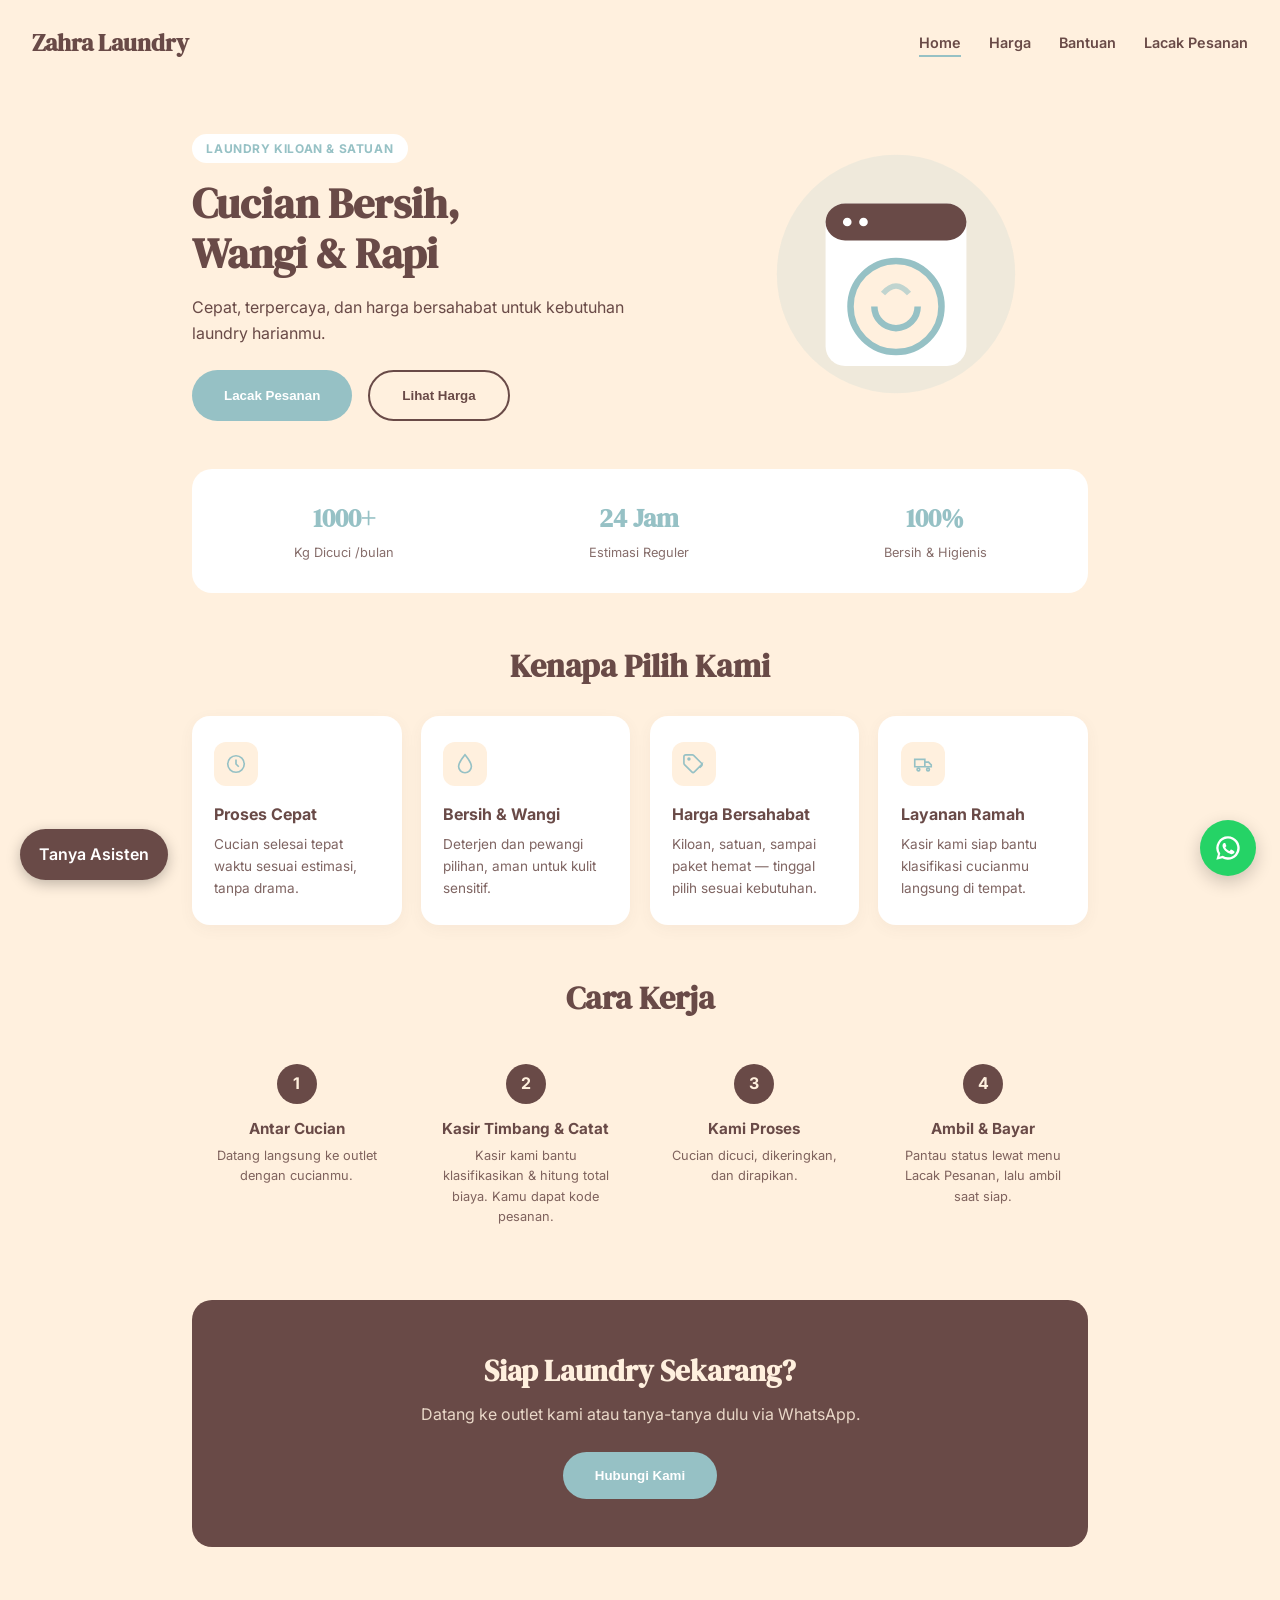
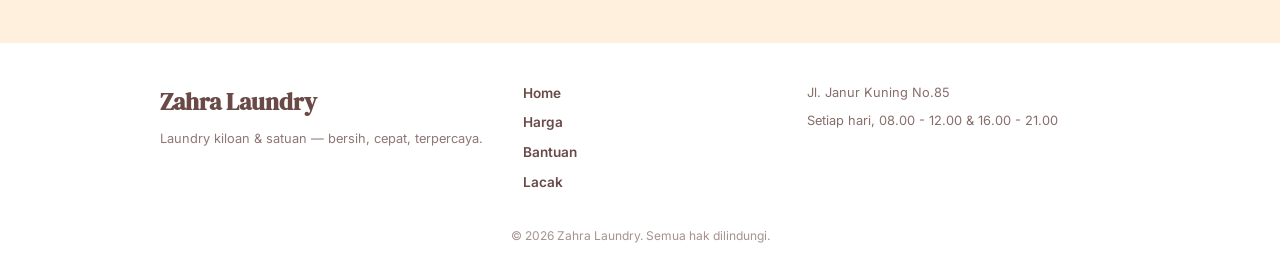
<file: index.html>
<!DOCTYPE html>
<html lang="id">
<head>
<meta charset="UTF-8">
<meta name="viewport" content="width=device-width, initial-scale=1.0">
<title>Zahra Laundry | Laundry Kiloan &amp; Satuan</title>
<link rel="stylesheet" href="style.css">
<link href="https://fonts.googleapis.com/css2?family=Inter:wght@300;400;600&family=DM+Serif+Display&display=swap" rel="stylesheet">
</head>
<body>

<nav>
    <div class="logo">Zahra Laundry</div>
    <button class="nav-toggle" onclick="toggleNav()" aria-label="Menu">
        <svg viewBox="0 0 24 24" fill="none" stroke="currentColor" stroke-width="2"><path d="M3 6h18M3 12h18M3 18h18"/></svg>
    </button>
    <div class="nav-links" id="navLinks">
        <a href="#" data-page="home" onclick="showPage('home')">Home</a>
        <a href="#" data-page="prices" onclick="showPage('prices')">Harga</a>
        <a href="#" data-page="bantuan" onclick="showPage('bantuan')">Bantuan</a>
        <a href="#" data-page="lacak" onclick="showPage('lacak')">Lacak Pesanan</a>
    </div>
</nav>

<main>

    <section id="home" class="page active">
        <div class="hero hero-split">
            <div class="hero-text">
                <span class="eyebrow">Laundry Kiloan &amp; Satuan</span>
                <h1>Cucian Bersih,<br>Wangi &amp; Rapi</h1>
                <p>Cepat, terpercaya, dan harga bersahabat untuk kebutuhan laundry harianmu.</p>
                <div class="hero-actions">
                    <button class="btn-primary" onclick="showPage('lacak')">Lacak Pesanan</button>
                    <button class="btn-outline" onclick="showPage('prices')">Lihat Harga</button>
                </div>
            </div>
            <div class="hero-art">
                <svg viewBox="0 0 240 240" xmlns="http://www.w3.org/2000/svg" aria-hidden="true">
                    <circle cx="120" cy="120" r="110" fill="var(--accent-color)" opacity="0.15"/>
                    <rect x="55" y="55" width="130" height="150" rx="18" fill="var(--white)"/>
                    <rect x="55" y="55" width="130" height="34" rx="18" fill="var(--text-main)"/>
                    <circle cx="75" cy="72" r="4" fill="var(--white)"/>
                    <circle cx="90" cy="72" r="4" fill="var(--white)"/>
                    <circle cx="120" cy="150" r="42" fill="var(--bg-color)" stroke="var(--accent-color)" stroke-width="6"/>
                    <path d="M100 150 a20 20 0 0 0 40 0" stroke="var(--accent-color)" stroke-width="6" fill="none"/>
                    <path d="M108 138 q12 -14 24 0" stroke="var(--accent-color)" stroke-width="5" fill="none" opacity="0.6"/>
                </svg>
            </div>
        </div>

        <div class="stats-bar">
            <div class="stat-item"><strong>1000+</strong><span>Kg Dicuci /bulan</span></div>
            <div class="stat-item"><strong>24 Jam</strong><span>Estimasi Reguler</span></div>
            <div class="stat-item"><strong>100%</strong><span>Bersih &amp; Higienis</span></div>
        </div>

        <h2 class="title center">Kenapa Pilih Kami</h2>
        <div class="features-grid">
            <div class="feature-card">
                <div class="feature-icon"><svg viewBox="0 0 24 24" fill="none" stroke="currentColor" stroke-width="1.8"><circle cx="12" cy="12" r="9"/><path d="M12 7v5l3 3"/></svg></div>
                <h3>Proses Cepat</h3><p>Cucian selesai tepat waktu sesuai estimasi, tanpa drama.</p>
            </div>
            <div class="feature-card">
                <div class="feature-icon"><svg viewBox="0 0 24 24" fill="none" stroke="currentColor" stroke-width="1.8"><path d="M12 2c4 5 7 8.5 7 12.5A7 7 0 1 1 5 14.5C5 10.5 8 7 12 2z"/></svg></div>
                <h3>Bersih &amp; Wangi</h3><p>Deterjen dan pewangi pilihan, aman untuk kulit sensitif.</p>
            </div>
            <div class="feature-card">
                <div class="feature-icon"><svg viewBox="0 0 24 24" fill="none" stroke="currentColor" stroke-width="1.8"><path d="M20.6 12.4 12.4 20.6a2 2 0 0 1-2.8 0l-8-8A2 2 0 0 1 1 11.2V4a2 2 0 0 1 2-2h7.2a2 2 0 0 1 1.4.6l8.6 8.6a2 2 0 0 1 0 2.8Z"/><circle cx="6.5" cy="6.5" r="1"/></svg></div>
                <h3>Harga Bersahabat</h3><p>Kiloan, satuan, sampai paket hemat — tinggal pilih sesuai kebutuhan.</p>
            </div>
            <div class="feature-card">
                <div class="feature-icon"><svg viewBox="0 0 24 24" fill="none" stroke="currentColor" stroke-width="1.8"><path d="M3 7h11v8H3zM14 10h4l3 3v2h-7z"/><circle cx="7" cy="18" r="1.5"/><circle cx="17.5" cy="18" r="1.5"/></svg></div>
                <h3>Layanan Ramah</h3><p>Kasir kami siap bantu klasifikasi cucianmu langsung di tempat.</p>
            </div>
        </div>

        <h2 class="title center">Cara Kerja</h2>
        <div class="steps-grid">
            <div class="step-card"><div class="step-number">1</div><h3>Antar Cucian</h3><p>Datang langsung ke outlet dengan cucianmu.</p></div>
            <div class="step-card"><div class="step-number">2</div><h3>Kasir Timbang &amp; Catat</h3><p>Kasir kami bantu klasifikasikan &amp; hitung total biaya. Kamu dapat kode pesanan.</p></div>
            <div class="step-card"><div class="step-number">3</div><h3>Kami Proses</h3><p>Cucian dicuci, dikeringkan, dan dirapikan.</p></div>
            <div class="step-card"><div class="step-number">4</div><h3>Ambil &amp; Bayar</h3><p>Pantau status lewat menu Lacak Pesanan, lalu ambil saat siap.</p></div>
        </div>

        <div class="cta-banner">
            <h2>Siap Laundry Sekarang?</h2>
            <p>Datang ke outlet kami atau tanya-tanya dulu via WhatsApp.</p>
            <button class="btn-primary" onclick="showPage('bantuan')">Hubungi Kami</button>
        </div>
    </section>

    <section id="prices" class="page">
        <h2 class="title center">Daftar Harga</h2>
        <p class="page-lead">Pilih kategori sesuai jenis cucianmu.</p>
        <div class="price-tabs">
            <button class="tab-btn active" onclick="showHargaTab('kiloan')">Kiloan</button>
            <button class="tab-btn" onclick="showHargaTab('satuan')">Satuan</button>
            <button class="tab-btn" onclick="showHargaTab('paket')">Paket Hemat</button>
        </div>
        <div id="hargaKiloan" class="harga-tab active">
            <div class="price-grid" id="priceGridKiloan"></div>
            <p class="price-note">Estimasi selesai reguler: 1x24 jam.</p>
        </div>
        <div id="hargaSatuan" class="harga-tab"><div class="price-grid" id="priceGridSatuan"></div></div>
        <div id="hargaPaket" class="harga-tab">
            <div class="price-grid" id="priceGridPaket"></div>
            <p class="price-note">Cocok untuk kos-kosan, keluarga, atau kebutuhan rutin bulanan.</p>
        </div>

        <div class="form-container calc-card">
            <h3 class="subtitle" style="margin-top:0">Kalkulator Estimasi Biaya</h3>
            <p class="page-lead" style="text-align:left; margin-bottom:1rem">Pilih layanan dan jumlahnya untuk melihat perkiraan biaya. Harga final dihitung kasir saat cucian ditimbang.</p>
            <div id="calcRows"></div>
            <button type="button" class="btn-secondary" onclick="tambahBarisKalkulator()">+ Tambah Layanan</button>
            <div class="total-box"><p>Estimasi Total: <span id="calcTotal">Rp 0</span></p></div>
            <button type="button" class="btn-submit" onclick="pesanDariKalkulator()">Tanya / Pesan via WhatsApp</button>
        </div>
    </section>

    <section id="bantuan" class="page">
        <h2 class="title center">Bantuan &amp; Kontak</h2>
        <p class="page-lead">Ada pertanyaan atau masukan? Kami siap bantu.</p>
        <div class="bantuan-grid">
            <div class="form-container contact-card">
                <div class="contact-row">
                    <svg viewBox="0 0 24 24" fill="none" stroke="currentColor" stroke-width="1.8"><path d="M21 10c0 6-9 12-9 12S3 16 3 10a9 9 0 0 1 18 0Z"/><circle cx="12" cy="10" r="3"/></svg>
                    <span id="infoAlamat">Alamat toko</span>
                </div>
                <div class="contact-row">
                    <svg viewBox="0 0 24 24" fill="none" stroke="currentColor" stroke-width="1.8"><circle cx="12" cy="12" r="9"/><path d="M12 7v5l3 3"/></svg>
                    <span id="infoJam">Jam operasional</span>
                </div>
                <div class="contact-row">
                    <svg viewBox="0 0 24 24" fill="none" stroke="currentColor" stroke-width="1.8"><path d="M3 5.5A2.5 2.5 0 0 1 5.5 3h2A1.5 1.5 0 0 1 9 4.3l.6 3a1.5 1.5 0 0 1-.5 1.5l-1.4 1.2a13 13 0 0 0 6 6l1.2-1.4a1.5 1.5 0 0 1 1.5-.5l3 .6A1.5 1.5 0 0 1 21 16.5v2A2.5 2.5 0 0 1 18.5 21 16.5 16.5 0 0 1 3 5.5Z"/></svg>
                    <span id="infoWA">Nomor WhatsApp</span>
                </div>
                <button class="btn-primary" style="width:100%; margin-top:1rem;" onclick="chatAdmin()">Chat Admin via WhatsApp</button>
            </div>
            <div>
                <h3 class="subtitle">Apa Kata Pelanggan</h3>
                <div class="testimonial-grid" id="testimonialGrid"></div>
            </div>
        </div>

        <h3 class="subtitle center" style="margin-top:2.5rem">Pertanyaan yang Sering Diajukan</h3>
        <div class="faq" id="faqList"></div>

        <div class="form-container" style="margin-top:2rem">
            <h3 class="subtitle" style="margin-top:0">Kirim Pesan ke Admin</h3>
            <div class="input-group"><label>Nama</label><input type="text" id="pesanNama" placeholder="Nama kamu"></div>
            <div class="input-group"><label>Topik</label>
                <select id="pesanTopik">
                    <option>Tanya harga</option><option>Tanya status pesanan</option>
                    <option>Tanya layanan satuan (selimut/bed cover/sprei)</option><option>Lainnya</option>
                </select></div>
            <div class="input-group"><label>Pesan</label><input type="text" id="pesanIsi" placeholder="Tulis pertanyaanmu"></div>
            <button type="button" class="btn-submit" onclick="kirimPesanAdmin()">Kirim via WhatsApp</button>
        </div>
    </section>

    <section id="lacak" class="page">
        <h2 class="title center">Lacak Pesanan</h2>
        <p class="page-lead">Masukkan kode pesanan dari struk atau pesan WhatsApp kami.</p>
        <div class="form-container">
            <form id="formLacak" onsubmit="lacakPesanan(event)">
                <div class="input-group">
                    <label>Kode Pesanan</label>
                    <input type="text" id="kodeInput" placeholder="Contoh: ZL-7K3P9Q" autocomplete="off" required>
                </div>
                <button type="submit" class="btn-submit">Lacak Pesanan</button>
            </form>
            <div id="riwayatLacak" class="chip-row"></div>
            <div id="hasilLacak"></div>
        </div>
    </section>

</main>

<footer class="site-footer">
    <div class="footer-inner">
        <div class="footer-brand">
            <div class="logo">Zahra Laundry</div>
            <p>Laundry kiloan &amp; satuan — bersih, cepat, terpercaya.</p>
        </div>
        <div class="footer-links">
            <a href="#" onclick="showPage('home')">Home</a>
            <a href="#" onclick="showPage('prices')">Harga</a>
            <a href="#" onclick="showPage('bantuan')">Bantuan</a>
            <a href="#" onclick="showPage('lacak')">Lacak</a>
        </div>
        <div class="footer-contact">
            <span id="footerAlamat"></span>
            <span id="footerJam"></span>
        </div>
    </div>
    <p class="footer-copy">&copy; 2026 Zahra Laundry. Semua hak dilindungi.</p>
</footer>

<button class="fab-wa" onclick="chatAdmin()" title="Chat Admin">
    <svg viewBox="0 0 24 24" fill="currentColor"><path d="M12 2a10 10 0 0 0-8.6 15.1L2 22l5.1-1.3A10 10 0 1 0 12 2Zm0 18a8 8 0 0 1-4.1-1.1l-.3-.2-3 .8.8-2.9-.2-.3A8 8 0 1 1 12 20Zm4.4-5.9c-.2-.1-1.4-.7-1.6-.8-.2-.1-.4-.1-.5.1s-.6.8-.8 1c-.1.2-.3.2-.5.1a6.5 6.5 0 0 1-1.9-1.2 7.2 7.2 0 0 1-1.3-1.6c-.1-.2 0-.4.1-.5l.4-.4c.1-.1.2-.3.2-.4a.5.5 0 0 0 0-.5c-.1-.1-.5-1.3-.7-1.8-.2-.4-.4-.4-.5-.4h-.5a.9.9 0 0 0-.6.3 2.8 2.8 0 0 0-.9 2.1c0 1.2.9 2.4 1 2.6.1.2 1.8 2.8 4.4 3.9a15 15 0 0 0 1.5.5 3.5 3.5 0 0 0 1.6.1c.5-.1 1.4-.6 1.6-1.1.2-.5.2-1 .1-1.1s-.2-.2-.4-.3Z"/></svg>
</button>

<button class="fab-chat" onclick="toggleChat()" aria-label="Tanya asisten">Tanya Asisten</button>
<div class="chat-box" id="chatBox">
    <div class="chat-head"><div><strong>Asisten Zahra Laundry</strong><small id="chatMode"></small></div><button onclick="toggleChat()" aria-label="Tutup">&times;</button></div>
    <div class="chat-chips">
        <button onclick="kirimCepat('Berapa harga cuci setrika?')">Harga</button>
        <button onclick="kirimCepat('Jam buka dan alamat?')">Jam &amp; alamat</button>
        <button onclick="kirimCepat('Berapa lama cucian selesai?')">Estimasi</button>
        <button onclick="kirimCepat('Bagaimana cara cek status pesanan?')">Cek status</button>
    </div>
    <div class="chat-body" id="chatBody"></div>
    <form class="chat-form" onsubmit="kirimChat(event)">
        <input type="text" id="chatInput" placeholder="Tanya apa saja, atau kirim kode ZL-XXXXXX" autocomplete="off">
        <button type="submit" class="btn-primary">Kirim</button>
    </form>
</div>

<div id="toast" class="toast"></div>

<script src="config.js"></script>
<script src="script.js"></script>
</body>
</html>
</file>
<file: style.css>
:root {
    --bg-color: #FFF0DE;
    --accent-color: #96C1C5;
    --text-main: #694A47;
    --white: #ffffff;
    --danger: #C97064;
}

* { margin: 0; padding: 0; box-sizing: border-box; }

body {
    font-family: 'Inter', sans-serif;
    background-color: var(--bg-color);
    color: var(--text-main);
    line-height: 1.6;
    min-height: 100vh;
    display: flex;
    flex-direction: column;
}

main { flex: 1; }

nav {
    display: flex;
    justify-content: space-between;
    align-items: center;
    padding: 1.5rem 2rem;
    position: sticky;
    top: 0;
    background: var(--bg-color);
    z-index: 40;
}

.logo { font-family: 'DM Serif Display', serif; font-size: 1.5rem; font-weight: bold; }

.nav-toggle { display: none; background: none; border: none; color: var(--text-main); cursor: pointer; padding: 0.3rem; }
.nav-toggle svg { width: 26px; height: 26px; }

.nav-links a {
    text-decoration: none;
    color: var(--text-main);
    margin-left: 1.5rem;
    font-size: 0.9rem;
    font-weight: 600;
    padding-bottom: 4px;
    border-bottom: 2px solid transparent;
    transition: border-color 0.2s ease, opacity 0.2s ease;
}

.nav-links a:hover { opacity: 0.7; }
.nav-links a.active-link { border-bottom-color: var(--accent-color); }

@media (max-width: 700px) {
    .nav-toggle { display: block; }
    .nav-links {
        display: none;
        position: absolute;
        top: 100%;
        left: 0;
        right: 0;
        background: var(--white);
        flex-direction: column;
        padding: 1rem 2rem;
        box-shadow: 0 8px 15px rgba(105,74,71,0.08);
    }
    .nav-links.open { display: flex; }
    .nav-links a { margin: 0.6rem 0; }
}

.page { display: none; padding: 1rem 2rem 4rem; max-width: 960px; margin: 0 auto; animation: fadeIn 0.4s ease; width: 100%; }
.page.active { display: block; }

@keyframes fadeIn { from { opacity: 0; transform: translateY(10px); } to { opacity: 1; transform: translateY(0); } }

.title { font-family: 'DM Serif Display', serif; font-size: 2rem; margin-bottom: 0.5rem; }
.title.center { text-align: center; margin-top: 3rem; }
.page-lead { text-align: center; opacity: 0.75; font-size: 0.95rem; margin-bottom: 1rem; }
.subtitle { margin: 1.5rem 0 0.5rem; font-size: 1rem; font-weight: 700; opacity: 0.8; }
.subtitle.center { text-align: center; margin-top: 3.5rem; }

.hero-split { display: flex; align-items: center; justify-content: space-between; gap: 2rem; margin-top: 2rem; flex-wrap: wrap; }
.hero-text { flex: 1 1 320px; max-width: 480px; }

.eyebrow {
    display: inline-block; background: var(--white); color: var(--accent-color);
    padding: 0.3rem 0.9rem; border-radius: 50px; font-size: 0.75rem; font-weight: 700;
    letter-spacing: 0.05em; text-transform: uppercase; margin-bottom: 1rem;
}

.hero-text h1 { font-family: 'DM Serif Display', serif; font-size: 2.6rem; line-height: 1.2; margin-bottom: 1rem; }
.hero-actions { display: flex; gap: 1rem; margin-top: 1.5rem; flex-wrap: wrap; }
.hero-art { flex: 1 1 220px; max-width: 260px; margin: 0 auto; }
.hero-art svg { width: 100%; height: auto; }

.btn-primary {
    background-color: var(--accent-color); color: var(--white); border: none;
    padding: 1rem 2rem; border-radius: 50px; font-weight: bold; cursor: pointer;
    transition: transform 0.15s ease, box-shadow 0.15s ease;
}
.btn-primary:hover { transform: translateY(-2px); box-shadow: 0 6px 14px rgba(150,193,197,0.4); }

.btn-outline {
    background: transparent; border: 2px solid var(--text-main); color: var(--text-main);
    padding: 1rem 2rem; border-radius: 50px; font-weight: bold; cursor: pointer;
    transition: background 0.15s ease, color 0.15s ease;
}
.btn-outline:hover { background: var(--text-main); color: var(--bg-color); }

.btn-secondary {
    background: transparent; border: 2px solid var(--accent-color); color: var(--text-main);
    padding: 0.7rem 1.2rem; border-radius: 50px; font-weight: 600; cursor: pointer;
    width: 100%; margin-top: 0.5rem; transition: background 0.15s ease;
}
.btn-secondary:hover { background: var(--bg-color); }

.stats-bar {
    display: flex; justify-content: space-around; flex-wrap: wrap; gap: 1.5rem;
    background: var(--white); border-radius: 20px; padding: 1.8rem 1rem; margin-top: 3rem; text-align: center;
}
.stat-item strong { display: block; font-family: 'DM Serif Display', serif; font-size: 1.6rem; color: var(--accent-color); }
.stat-item span { font-size: 0.8rem; opacity: 0.8; }

.features-grid { display: grid; grid-template-columns: repeat(auto-fit, minmax(200px, 1fr)); gap: 1.2rem; margin-top: 1.5rem; }
.feature-card {
    background: var(--white); padding: 1.6rem 1.4rem; border-radius: 18px;
    box-shadow: 0 4px 15px rgba(105, 74, 71, 0.05); transition: transform 0.2s ease, box-shadow 0.2s ease;
}
.feature-card:hover { transform: translateY(-4px); box-shadow: 0 10px 22px rgba(105, 74, 71, 0.1); }
.feature-icon {
    width: 44px; height: 44px; border-radius: 12px; background: var(--bg-color); color: var(--accent-color);
    display: flex; align-items: center; justify-content: center; margin-bottom: 1rem;
}
.feature-icon svg { width: 22px; height: 22px; }
.feature-card h3 { font-size: 1rem; margin-bottom: 0.4rem; }
.feature-card p { font-size: 0.85rem; opacity: 0.85; }

.steps-grid { display: grid; grid-template-columns: repeat(auto-fit, minmax(180px, 1fr)); gap: 1.2rem; margin-top: 1.5rem; }
.step-card { text-align: center; padding: 1rem; border-radius: 14px; transition: background 0.2s ease; }
.step-card:hover { background: var(--white); }
.step-number {
    width: 40px; height: 40px; border-radius: 50%; background: var(--text-main); color: var(--bg-color);
    display: flex; align-items: center; justify-content: center; font-weight: 700; margin: 0 auto 0.8rem;
}
.step-card h3 { font-size: 0.95rem; margin-bottom: 0.3rem; }
.step-card p { font-size: 0.8rem; opacity: 0.85; }

.cta-banner { text-align: center; background: var(--text-main); color: var(--bg-color); border-radius: 20px; padding: 3rem 1.5rem; margin-top: 3.5rem; }
.cta-banner h2 { font-family: 'DM Serif Display', serif; font-size: 1.8rem; margin-bottom: 0.5rem; }
.cta-banner p { opacity: 0.85; margin-bottom: 1.5rem; }
.cta-banner .btn-primary { background: var(--accent-color); }

.price-tabs { display: flex; gap: 0.5rem; margin: 1.5rem 0; flex-wrap: wrap; }
.price-tabs .tab-btn { flex: 1 1 140px; }
.harga-tab { display: none; }
.harga-tab.active { display: block; animation: fadeIn 0.3s ease; }
.price-note { text-align: center; font-size: 0.8rem; opacity: 0.7; margin-top: 1rem; }

.price-grid { display: grid; grid-template-columns: repeat(auto-fit, minmax(220px, 1fr)); gap: 1rem; }
.price-card {
    background: var(--white); padding: 1.5rem; border-radius: 15px; box-shadow: 0 4px 15px rgba(105, 74, 71, 0.05);
    display: flex; justify-content: space-between; align-items: center; gap: 1rem;
    transition: transform 0.2s ease, box-shadow 0.2s ease;
}
.price-card:hover { transform: translateY(-3px); box-shadow: 0 8px 18px rgba(105, 74, 71, 0.1); }
.price { font-weight: bold; font-size: 1.1rem; color: var(--accent-color); text-align: right; white-space: nowrap; }
.price span { display: block; font-size: 0.7rem; font-weight: 400; color: var(--text-main); }

.bantuan-grid { display: grid; grid-template-columns: 1fr 1.2fr; gap: 2rem; margin-top: 1.5rem; align-items: start; }
@media (max-width: 800px) { .bantuan-grid { grid-template-columns: 1fr; } }
.contact-card { max-width: 100%; margin: 0; }
.contact-row { display: flex; align-items: center; gap: 0.8rem; margin-bottom: 1rem; font-size: 0.9rem; }
.contact-row svg { width: 20px; height: 20px; color: var(--accent-color); flex-shrink: 0; }

.testimonial-grid { display: grid; grid-template-columns: repeat(auto-fit, minmax(220px, 1fr)); gap: 1rem; margin-top: 1rem; }
.testimonial-card {
    background: var(--white); padding: 1.4rem; border-radius: 18px; box-shadow: 0 4px 15px rgba(105, 74, 71, 0.05);
    transition: transform 0.2s ease, box-shadow 0.2s ease;
}
.testimonial-card:hover { transform: translateY(-3px); box-shadow: 0 8px 18px rgba(105, 74, 71, 0.1); }
.testimonial-head { display: flex; align-items: center; gap: 0.8rem; margin-bottom: 0.8rem; }
.avatar-circle {
    width: 42px; height: 42px; border-radius: 50%; background: var(--accent-color); color: var(--white);
    display: flex; align-items: center; justify-content: center; font-weight: 700; font-size: 0.9rem; flex-shrink: 0;
}
.testimonial-name { font-weight: 700; font-size: 0.9rem; }
.testimonial-stars { color: #E0A84C; font-size: 0.8rem; }
.testimonial-text { font-size: 0.85rem; opacity: 0.9; }

.form-container { background: var(--white); padding: 2rem; border-radius: 20px; margin-top: 1.5rem; max-width: 560px; margin-left: auto; margin-right: auto; }
.input-group { margin-bottom: 1.5rem; }
.input-group label { display: block; margin-bottom: 0.5rem; font-size: 0.8rem; font-weight: 600; }
.section-label { display: block; font-size: 0.85rem; font-weight: 700; margin: 1.5rem 0 0.8rem; text-transform: uppercase; letter-spacing: 0.05em; }

input, select {
    width: 100%; padding: 0.8rem; border: none; border-bottom: 2px solid var(--accent-color);
    background: transparent; color: var(--text-main); outline: none; font-family: inherit; font-size: 0.9rem;
}

.empty-hint { font-size: 0.8rem; opacity: 0.6; text-align: center; padding: 1rem 0; }
.total-box { margin: 2rem 0; padding: 1rem; background: var(--bg-color); border-radius: 10px; text-align: center; font-weight: bold; }

.btn-submit {
    width: 100%; background-color: var(--text-main); color: var(--bg-color); border: none;
    padding: 1rem; border-radius: 10px; font-weight: bold; cursor: pointer; transition: opacity 0.15s ease;
}
.btn-submit:hover { opacity: 0.9; }
.after-print { margin-top: 1rem; }

.item-row {
    display: grid; grid-template-columns: 1fr 1fr 60px 85px 32px; gap: 0.5rem; align-items: center;
    margin-bottom: 0.8rem; background: var(--bg-color); padding: 0.6rem; border-radius: 10px;
}
.item-row select, .item-row input { border-bottom: none; background: var(--white); border-radius: 6px; padding: 0.5rem; font-size: 0.8rem; }
.item-row .subtotal-mini { font-size: 0.75rem; font-weight: 700; text-align: right; white-space: nowrap; }
.item-row .btn-remove { background: var(--danger); color: white; border: none; border-radius: 6px; width: 28px; height: 28px; cursor: pointer; font-weight: bold; }

@media (max-width: 480px) {
    .item-row { grid-template-columns: 1fr 1fr; }
    .item-row .subtotal-mini { grid-column: 1 / 2; }
    .item-row .btn-remove { grid-column: 2 / 3; justify-self: end; }
}

.kasir-tabs { display: flex; gap: 0.5rem; margin-top: 1.5rem; max-width: 560px; margin-left: auto; margin-right: auto; }
.tab-btn {
    flex: 1; padding: 0.8rem; border: none; border-radius: 10px; background: var(--white); color: var(--text-main);
    font-weight: 600; cursor: pointer; transition: background 0.15s ease, color 0.15s ease;
}
.tab-btn:hover { opacity: 0.85; }
.tab-btn.active { background: var(--text-main); color: var(--bg-color); }
.kasir-tab { display: none; }
.kasir-tab.active { display: block; }

.riwayat-table { width: 100%; border-collapse: collapse; font-size: 0.85rem; }
.riwayat-table th, .riwayat-table td { text-align: left; padding: 0.6rem 0.3rem; border-bottom: 1px solid var(--bg-color); }
.riwayat-table button { background: var(--accent-color); border: none; color: white; padding: 0.3rem 0.6rem; border-radius: 6px; cursor: pointer; font-size: 0.75rem; }

.site-footer { background: var(--white); margin-top: 2rem; padding: 2.5rem 2rem 1rem; }
.footer-inner { max-width: 960px; margin: 0 auto; display: grid; grid-template-columns: 1.3fr 1fr 1.2fr; gap: 1.5rem; }
@media (max-width: 700px) { .footer-inner { grid-template-columns: 1fr; text-align: center; } }
.footer-brand p { font-size: 0.8rem; opacity: 0.75; margin-top: 0.5rem; }
.footer-links { display: flex; flex-direction: column; gap: 0.5rem; }
.footer-links a { color: var(--text-main); text-decoration: none; font-size: 0.85rem; font-weight: 600; }
.footer-links a:hover { opacity: 0.7; }
.footer-contact { display: flex; flex-direction: column; gap: 0.5rem; font-size: 0.8rem; opacity: 0.8; }
.footer-copy { text-align: center; font-size: 0.75rem; opacity: 0.6; margin-top: 2rem; }

.fab-wa {
    position: fixed; bottom: 1.5rem; right: 1.5rem; width: 56px; height: 56px; border-radius: 50%;
    background: #25D366; color: white; border: none; box-shadow: 0 6px 18px rgba(0,0,0,0.2); cursor: pointer;
    display: flex; align-items: center; justify-content: center; z-index: 50; transition: transform 0.15s ease;
}
.fab-wa:hover { transform: scale(1.08); }
.fab-wa svg { width: 28px; height: 28px; }

.toast {
    position: fixed; left: 50%; bottom: 2rem; transform: translate(-50%, 20px); background: var(--text-main);
    color: var(--bg-color); padding: 0.8rem 1.4rem; border-radius: 50px; font-size: 0.85rem; opacity: 0;
    pointer-events: none; transition: all 0.3s ease; z-index: 100;
}
.toast.show { opacity: 1; transform: translate(-50%, 0); }

#printArea { display: none; }

@media print {
    body * { visibility: hidden; }
    #printArea, #printArea * { visibility: visible; }
    #printArea { display: block; position: absolute; left: 0; top: 0; font-family: 'Courier New', monospace; color: #000; padding: 6px; }
    #printArea.paper-58 { width: 58mm; font-size: 12px; padding: 3mm; }
    #printArea.paper-80 { width: 80mm; font-size: 13.5px; padding: 3mm; }
    #printArea.paper-a5 { width: 100%; font-size: 15px; padding: 0; }
    #printArea .struk-center { text-align: center; }
    #printArea .struk-logo { margin-bottom: 4px; }
    #printArea .struk-logo svg { width: 34px; height: 34px; }
    #printArea .struk-storename { font-size: 1.3em; font-weight: 700; }
    #printArea .struk-small { font-size: 0.82em; }
    #printArea .struk-line { border-top: 1px dashed #000; margin: 6px 0; }
    #printArea .struk-item-name { font-weight: 700; margin-top: 4px; }
    #printArea .struk-item-detail { display: flex; justify-content: space-between; font-size: 0.92em; }
    #printArea .struk-total { display: flex; justify-content: space-between; font-weight: bold; margin-top: 6px; font-size: 1.15em; }
}


/* ===== Tambahan web customer ===== */
.badge{display:inline-block;padding:.25rem .8rem;border-radius:99px;background:var(--accent-color);color:var(--text-main);font-weight:600;font-size:.85rem}
.badge.selesai{background:#5E9C76;color:#fff}
.hasil-lacak{margin-top:1.5rem;padding-top:1rem;border-top:1px solid #eee}
.hasil-lacak .meta p{margin:.15rem 0}
.timeline{list-style:none;margin:1.2rem 0 .5rem;border-left:3px solid #eee;padding-left:1.3rem}
.timeline li{position:relative;padding:.35rem 0 .9rem;opacity:.45}
.timeline li::before{content:"";position:absolute;left:-1.82rem;top:.55rem;width:14px;height:14px;border-radius:50%;background:#ddd;border:2px solid #fff}
.timeline li.done{opacity:1}
.timeline li.done::before{background:var(--accent-color)}
.timeline li.now{opacity:1;font-weight:600}
.timeline li.now::before{background:var(--text-main)}
.timeline small{display:block;font-weight:400;opacity:.8}
.pesan-error{color:var(--danger);margin-top:1rem}
.note-kecil{font-size:.85rem;opacity:.7;margin-top:.8rem}
.fab-chat{position:fixed;left:20px;bottom:20px;background:var(--text-main);color:#fff;border:0;border-radius:99px;padding:.8rem 1.2rem;font:inherit;font-weight:600;cursor:pointer;box-shadow:0 4px 14px rgba(0,0,0,.25);z-index:900}
.chat-box{position:fixed;left:20px;bottom:80px;width:min(360px,calc(100vw - 40px));height:440px;background:#fff;border-radius:16px;box-shadow:0 8px 30px rgba(0,0,0,.25);display:none;flex-direction:column;overflow:hidden;z-index:901}
.chat-box.open{display:flex}
.chat-head{display:flex;justify-content:space-between;align-items:center;background:var(--text-main);color:#fff;padding:.8rem 1rem}
.chat-head button{background:none;border:0;color:#fff;font-size:1.4rem;cursor:pointer}
.chat-body{flex:1;overflow-y:auto;padding:1rem;display:flex;flex-direction:column;gap:.6rem}
.msg{max-width:85%;padding:.55rem .8rem;border-radius:12px;font-size:.92rem;white-space:pre-line}
.msg.bot{background:#f3ece4;align-self:flex-start}
.msg.user{background:var(--accent-color);align-self:flex-end}
.chat-form{display:flex;gap:6px;padding:.7rem;border-top:1px solid #eee}
.chat-form input{flex:1;min-width:0;padding:.6rem;border:1px solid #ddd;border-radius:8px;font:inherit}

/* ===== Fitur tambahan web customer ===== */
nav { position: sticky; top: 0; z-index: 40; background: rgba(255,240,222,.92); backdrop-filter: blur(8px); }
.page.active { animation: munculHalaman .35s ease; }
@keyframes munculHalaman { from { opacity: 0; transform: translateY(8px); } to { opacity: 1; transform: none; } }
.calc-card { margin-top: 2rem; }
.calc-row { display: grid; grid-template-columns: 1fr 80px 100px 32px; gap: .5rem; align-items: center; margin-bottom: .6rem; }
.calc-row select, .calc-row input { padding: .6rem; border: 1px solid #ddd; border-radius: 8px; font: inherit; min-width: 0; }
.calc-sub { font-weight: 600; text-align: right; font-size: .9rem; }
@media (max-width: 520px) { .calc-row { grid-template-columns: 1fr 70px 32px; } .calc-sub { grid-column: 1 / 3; text-align: left; } }
.faq details { background: var(--white); border-radius: 14px; padding: .9rem 1.1rem; margin-bottom: .6rem; box-shadow: 0 3px 10px rgba(105,74,71,.05); }
.faq summary { cursor: pointer; font-weight: 600; }
.faq details p { margin-top: .6rem; opacity: .85; font-size: .93rem; }
.chip-row { display: flex; flex-wrap: wrap; gap: .4rem; align-items: center; margin-top: 1rem; }
.chip { background: var(--bg-color); color: var(--text-main); border: 0; border-radius: 99px; padding: .3rem .8rem; font: inherit; font-size: .8rem; font-weight: 600; cursor: pointer; }
.chip:hover { background: var(--accent-color); }
.chat-head small { display: block; font-weight: 400; opacity: .8; font-size: .72rem; }
.chat-chips { display: flex; flex-wrap: wrap; gap: .4rem; padding: .5rem .7rem; border-bottom: 1px solid #f0e6da; }
.chat-chips button { background: var(--bg-color); color: var(--text-main); border: 0; border-radius: 99px; padding: .25rem .7rem; font: inherit; font-size: .75rem; font-weight: 600; cursor: pointer; }
.chat-chips button:hover { background: var(--accent-color); }
.msg.typing::after { content: "▍"; animation: kedip 1s steps(2) infinite; margin-left: 2px; }
@keyframes kedip { 50% { opacity: 0; } }
</file>
